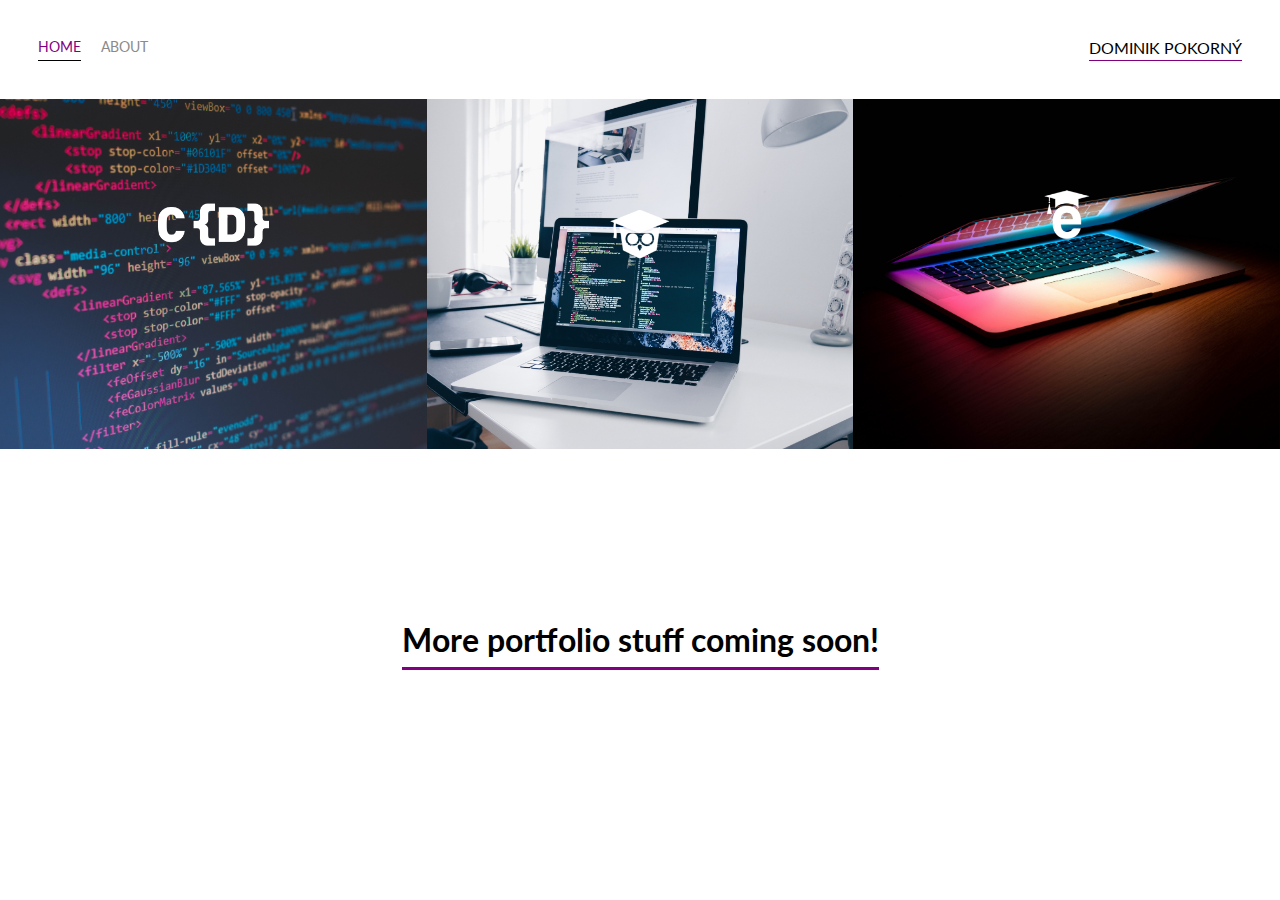
<file: index.html>
<!DOCTYPE html>
<html lang="en">

<head>
    <meta charset="UTF-8">
    <meta http-equiv="X-UA-Compatible" content="IE=edge">
    <meta name="viewport" content="width=device-width, initial-scale=1.0">
    <title>Domm's Portfolio</title>
    <link href="https://fonts.googleapis.com/css2?family=Lato&display=swap" rel="stylesheet">
    <link rel="stylesheet" href="style.css">
</head>

<body>
    <div class="container">
        <div class="nav-wrapper">
            <div class="left-side">
                <div class="nav-link-wrapper active-nav-link">
                    <a href="index.html">Home</a>
                </div>

                <div class="nav-link-wrapper"> 
                    <a href="about.html">About</a>
                </div>
            </div>

            <div class="right-side">
                <div class="brand">
                    <div>DOMINIK POKORNÝ</div>
                </div>
            </div>
        </div>

        <div class="content-wrapper">
            <div class="portfolio-items-wrapper">

                <div class="portfolio-item-wrapper">
                    <div class="portfolio-img-background" style="background-image:url(images/code.jpg)"></div>
                    <div class="img-text-wrapper">
                        <div class="logo-wrapper">
                            <img src="images/logos/code-logo.png">
                        </div>

                        <div class="subtitle">
                            I started coding at the beginning of the year 2021 with small snipets of coding before.
                        </div>
                    </div>
                </div>

                <div class="portfolio-item-wrapper">
                    <div class="portfolio-img-background" style="background-image:url(images/webdev.jpg)"></div>
                    <div class="img-text-wrapper">
                        <div class="logo-wrapper">
                            <img src="images/logos/webdev-logo.png">
                        </div>

                        <div class="subtitle">
                            I have started developing and designing websites since February 2021.
                        </div>
                    </div>
                </div>

                <div class="portfolio-item-wrapper">
                    <div class="portfolio-img-background" style="background-image:url(images/laptop.jpg)"></div>
                    <div class="img-text-wrapper">
                        <div class="logo-wrapper">
                            <img src="images/logos/laptop-logo.png">
                        </div>

                        <div class="subtitle">
                            I tinker a lot in laptops and operational systems and have some knowledge about troubleshooting and hardware replacing.
                        </div>
                    </div>
                </div>

            </div>
        </div>
        
        <div class="more-soon">
            <div class="more-soon-wrapper">    
                <h1>More portfolio stuff coming soon!</h1>
            </div>
        </div>
        
    </div>
</body>
<script>
    const portfolioItems = document.querySelectorAll(".portfolio-item-wrapper")
    portfolioItems.forEach(portfolioItem => {
        portfolioItem.addEventListener("mouseover", () => {
            portfolioItem.childNodes[1].classList.add("img-darken")
        })

        portfolioItem.addEventListener("mouseout", () => {
            portfolioItem.childNodes[1].classList.remove("img-darken")
        })
    })
</script>
</html>
</file>
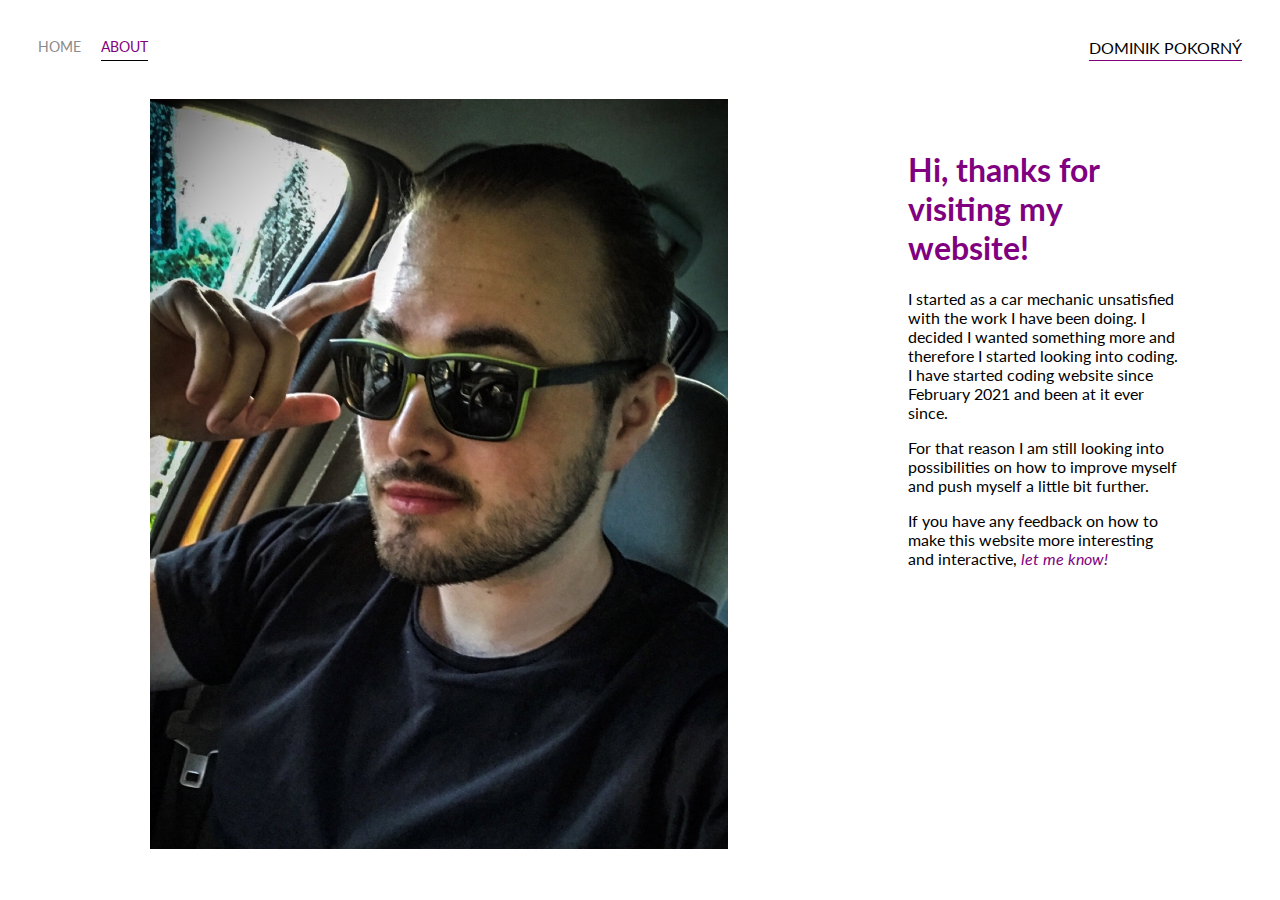
<file: about.html>
<!DOCTYPE html>
<html lang="en">

<head>
    <meta charset="UTF-8">
    <meta http-equiv="X-UA-Compatible" content="IE=edge">
    <meta name="viewport" content="width=device-width, initial-scale=1.0">
    <title>About me...</title>
    <link href="https://fonts.googleapis.com/css2?family=Lato&display=swap" rel="stylesheet">
    <link rel="stylesheet" href="style.css">
</head>

<body>
    <div class="container">
        <div class="nav-wrapper">
            <div class="left-side">
                <div class="nav-link-wrapper">
                    <a href="index.html">Home</a>
                </div>

                <div class="nav-link-wrapper active-nav-link"> 
                    <a href="about.html">About</a>
                </div>
            </div>

            <div class="right-side">
                <div class="brand">
                    <div>DOMINIK POKORNÝ</div>
                </div>
            </div>
        </div>

        <div class="content-wrapper">
            <div class="two-column-wrapper">
                <div class="profile-image-wrapper">
                    <img src="images/profile.JPG">
                </div>

                <div class="profile-content-wrapper">
                    <h1>Hi, thanks for visiting my website!</h1>

                    <p>I started as a car mechanic unsatisfied with the work I have been doing. I decided I wanted something more and therefore I started looking into coding. I have started coding website since February 2021 and been at it ever since.</p>

                    <p>For that reason I am still looking into possibilities on how to improve myself and push myself a little bit further.</p>

                    <p>If you have any feedback on how to make this website more interesting and interactive,<em> let me know!</em></p>
                </div>
            </div>
        </div>

    </div>
</body>
</html>
</file>
<file: style.css>
/* Master Styles */
body {
    font-family: "Lato", sans-serif;
    margin: 0px;
}

.container {
    display: grid;
    grid-template-columns: 1fr;
}

/* Nav styles */
.nav-wrapper {
    display: flex;
    justify-content: space-between;
    padding: 38px;
}

.left-side {
    display: flex;
}

.nav-wrapper > .left-side > div {
    margin-right: 20px;
    font-size: 0.9em;
    text-transform: uppercase;
}

.right-side {
    display: flex;
}

.brand {
    border-bottom: 1px solid purple ;
}

.nav-link-wrapper {
    height: 22px;
    border-bottom: 1px solid transparent;
    transition: border-bottom 0.5s;
}

.nav-link-wrapper a {
    color: #8a8a8a;
    text-decoration: none;
    transition: color 0.5s;
}

.nav-link-wrapper:hover {
    border-bottom: 1px solid black;
}

.nav-link-wrapper a:hover {
    color: purple;
}

.active-nav-link {
    border-bottom: 1px solid black;
}

.active-nav-link a {
    color: purple !important;
}

/* Portfolio styles */
.portfolio-items-wrapper {
    display: grid;
    grid-template-columns: 1fr 1fr 1fr;
}

.portfolio-item-wrapper {
    position: relative;
}

.portfolio-img-background {
    width: 100%;
    height: 350px;
    background-size: cover;
    background-position: center;
    background-repeat: no-repeat;
}

.img-text-wrapper {
    position: absolute;
    top: 0;
    display: flex;
    flex-direction: column;
    justify-content: center;
    align-items: center;
    height: 100%;
    text-align: center;
    padding-left: 100px;
    padding-right: 100px;
}

.logo-wrapper img{
    width: 50%;
    margin-bottom: 20px;
}
.img-text-wrapper .subtitle {
    transition: 1s;
    font-weight: 600;
    color: transparent;
}

.img-text-wrapper:hover .subtitle {
    font-weight: 600;
    color: purple;
}

.img-darken {
    transition: 1s;
    filter: brightness(10%);
}

.more-soon {
    display: flex;
    text-align: center;
}

.more-soon > .more-soon-wrapper {
    padding-top: 150px;
    margin-left: auto;
    margin-right: auto;
    height: 68px;
    border-bottom: 3px solid purple;
}

/* About page styles */
.two-column-wrapper {
    display: grid;
    grid-template-columns: 1fr 1fr;
}

.profile-image-wrapper {
    width: 100%;
    padding-left: 150px;
    padding-right: 150px;
}

.profile-content-wrapper {
    padding: 30px;
    padding-right: 100px;
}

.profile-content-wrapper h1 {
    color: purple;
}

.profile-content-wrapper em {
    color: purple
}
</file>
